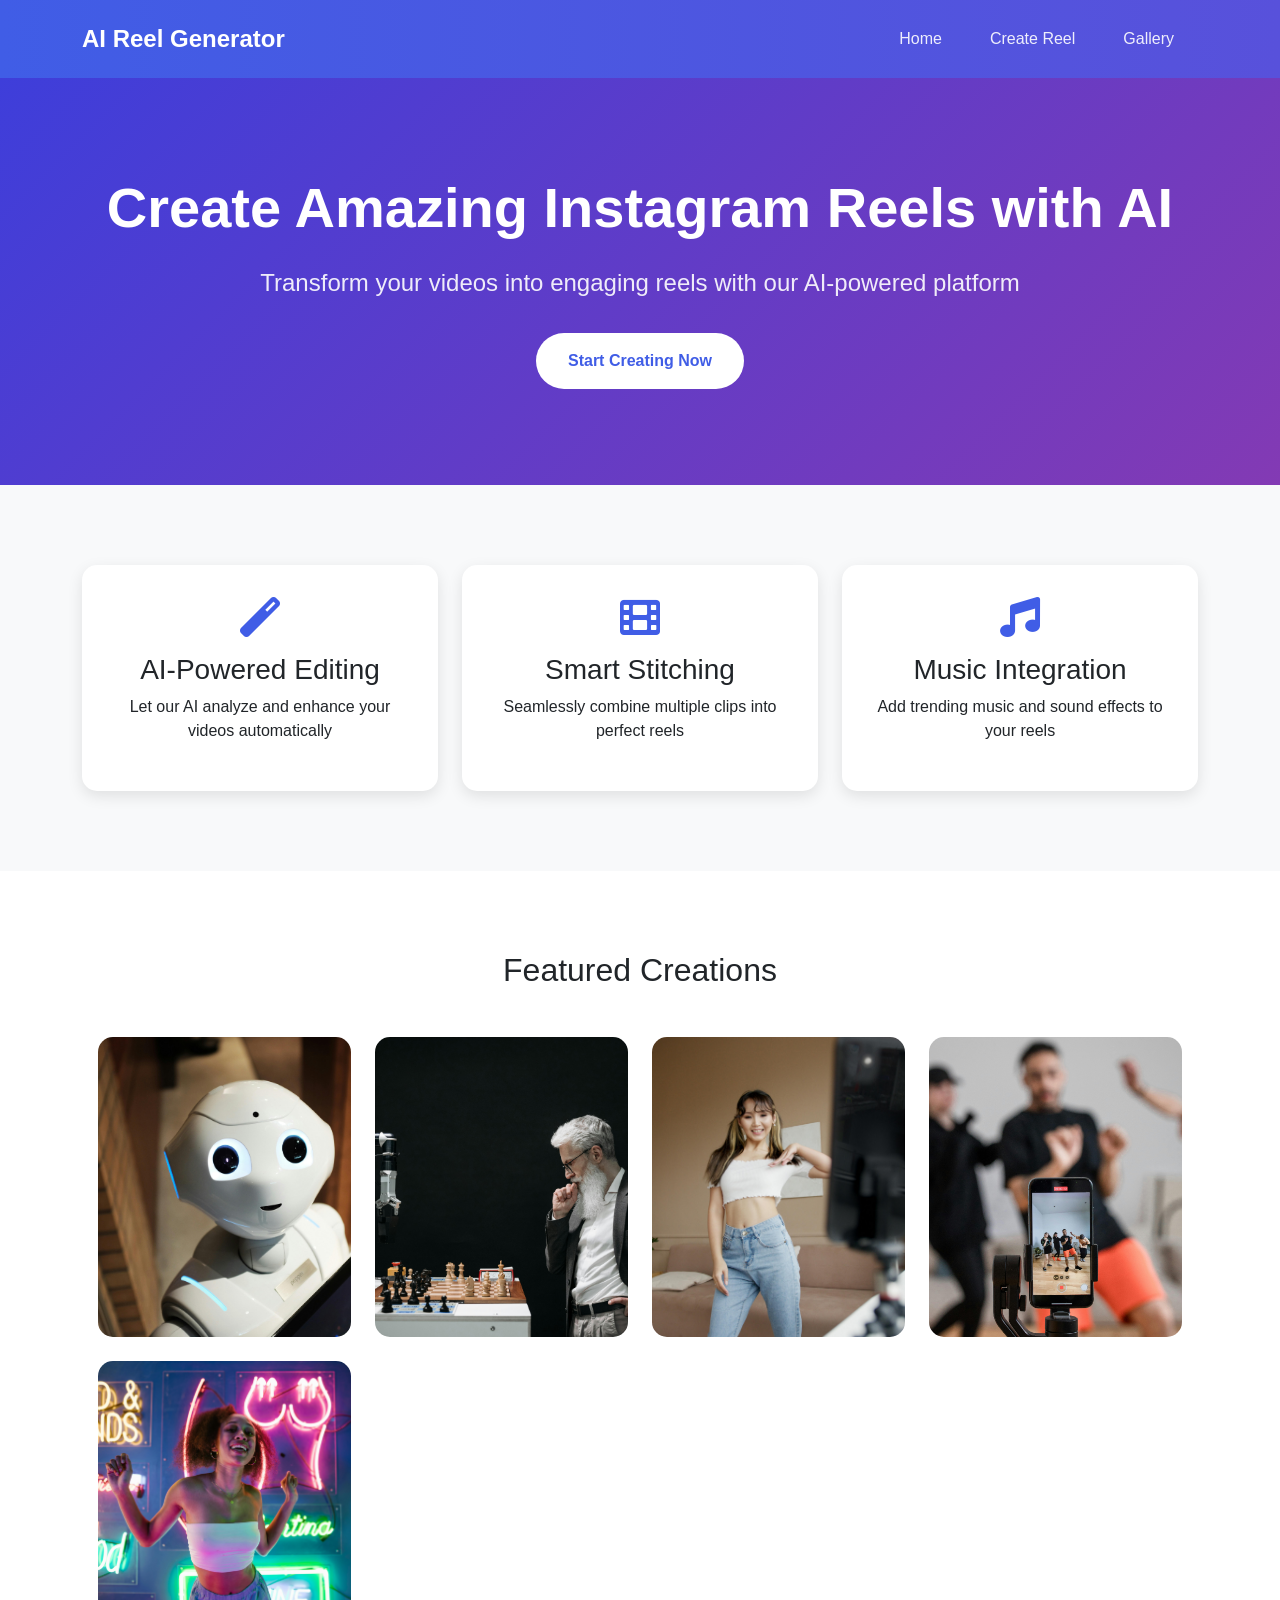
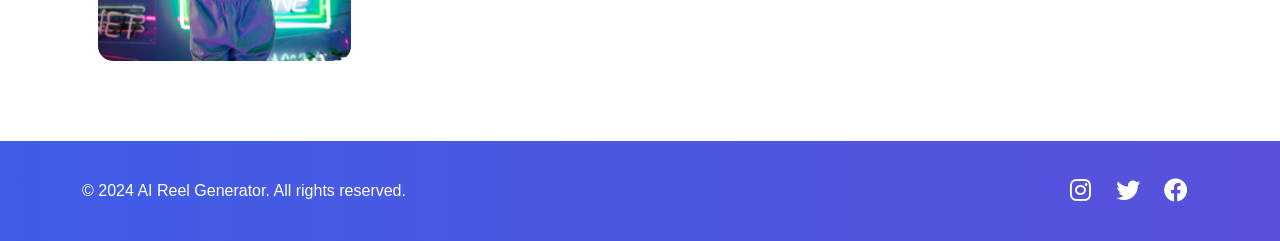
<file: index.html>
<!DOCTYPE html>
<html lang="en">
<head>
    <meta charset="UTF-8">
    <meta name="viewport" content="width=device-width, initial-scale=1.0">
    <title>AI Reel Generator - Create Amazing Instagram Reels</title>
    <link href="https://cdn.jsdelivr.net/npm/bootstrap@5.3.0/dist/css/bootstrap.min.css" rel="stylesheet">
    <link rel="stylesheet" href="https://cdnjs.cloudflare.com/ajax/libs/font-awesome/6.0.0/css/all.min.css">
    <link rel="stylesheet" href="static/css/style.css">
</head>
<body>
    <nav class="navbar navbar-expand-lg">
        <div class="container">
            <a class="navbar-brand" href="./index.html">AI Reel Generator</a>
            <button class="navbar-toggler" type="button" data-bs-toggle="collapse" data-bs-target="#navbarNav">
                <span class="navbar-toggler-icon"></span>
            </button>
            <div class="collapse navbar-collapse" id="navbarNav">
                <ul class="navbar-nav ms-auto">
                    <li class="nav-item"><a class="nav-link" href="./index.html">Home</a></li>
                    <li class="nav-item"><a class="nav-link" href="./create.html">Create Reel</a></li>
                    <li class="nav-item"><a class="nav-link" href="./gallery.html">Gallery</a></li>
                </ul>
            </div>
        </div>
    </nav>

    <div class="main-content">
        <section class="hero-section">
            <div class="container">
                <h1 class="hero-title">Create Amazing Instagram Reels with AI</h1>
                <p class="hero-subtitle">Transform your videos into engaging reels with our AI-powered platform</p>
                <a href="./create.html" class="cta-button">Start Creating Now</a>
            </div>
        </section>

        <section class="features-section">
            <div class="container">
                <div class="row g-4">
                    <div class="col-md-4">
                        <div class="feature-card">
                            <i class="fas fa-magic feature-icon"></i>
                            <h3>AI-Powered Editing</h3>
                            <p>Let our AI analyze and enhance your videos automatically</p>
                        </div>
                    </div>
                    <div class="col-md-4">
                        <div class="feature-card">
                            <i class="fas fa-film feature-icon"></i>
                            <h3>Smart Stitching</h3>
                            <p>Seamlessly combine multiple clips into perfect reels</p>
                        </div>
                    </div>
                    <div class="col-md-4">
                        <div class="feature-card">
                            <i class="fas fa-music feature-icon"></i>
                            <h3>Music Integration</h3>
                            <p>Add trending music and sound effects to your reels</p>
                        </div>
                    </div>
                </div>
            </div>
        </section>

        <section class="showcase-section">
            <div class="container">
                <h2 class="showcase-title">Featured Creations</h2>
                <div class="image-grid">
                    <img src="static/1.jpg" alt="Reel Example 1" class="showcase-image">
                    <img src="static/2.jpg" alt="Reel Example 2" class="showcase-image">
                    <img src="static/3.jpg" alt="Reel Example 3" class="showcase-image">
                    <img src="static/4.jpg" alt="Reel Example 4" class="showcase-image">
                    <img src="static/5.jpg" alt="Reel Example 5" class="showcase-image">
                </div>
            </div>
        </section>
    </div>

    <footer>
        <div class="container">
            <div class="footer-content">
                <div class="copyright">
                    © 2024 AI Reel Generator. All rights reserved.
                </div>
                <div class="social-links">
                    <a href="#"><i class="fab fa-instagram"></i></a>
                    <a href="#"><i class="fab fa-twitter"></i></a>
                    <a href="#"><i class="fab fa-facebook"></i></a>
                </div>
            </div>
        </div>
    </footer>

    <script src="https://cdn.jsdelivr.net/npm/bootstrap@5.3.0/dist/js/bootstrap.bundle.min.js"></script>
</body>
</html>
</file>
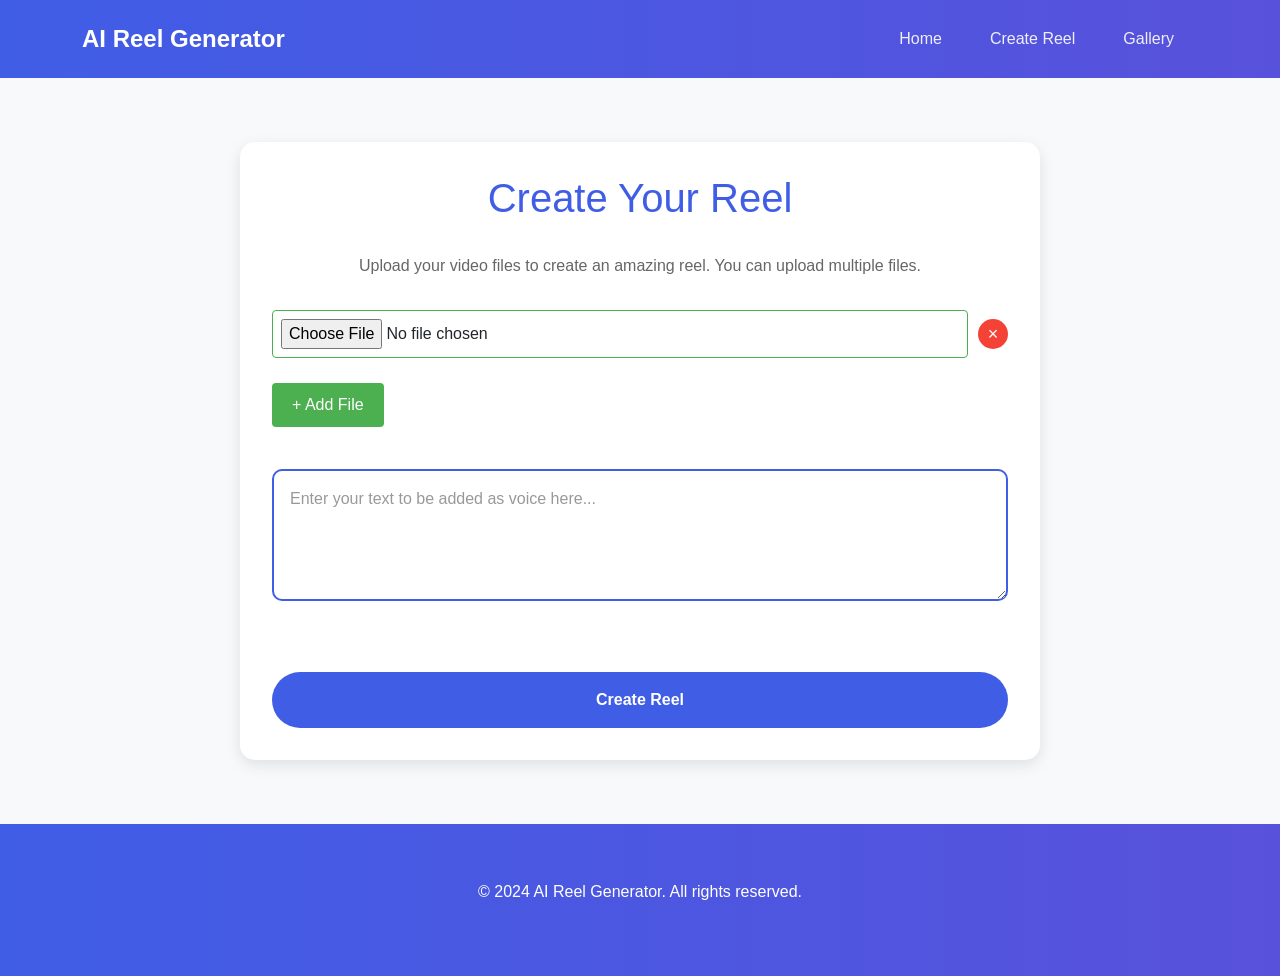
<file: create.html>
<!DOCTYPE html>
<html lang="en">
<head>
    <meta charset="UTF-8">
    <meta name="viewport" content="width=device-width, initial-scale=1.0">
    <title>Create Reel - AI Reel Generator</title>
    <link href="https://cdn.jsdelivr.net/npm/bootstrap@5.3.0/dist/css/bootstrap.min.css" rel="stylesheet">
    <link rel="stylesheet" href="https://cdnjs.cloudflare.com/ajax/libs/font-awesome/6.0.0/css/all.min.css">
    <link rel="stylesheet" href="static/css/style.css">
    <link rel="stylesheet" href="static/css/create.css">
</head>
<body>
    <nav class="navbar navbar-expand-lg">
        <div class="container">
            <a class="navbar-brand" href="./index.html">AI Reel Generator</a>
            <button class="navbar-toggler" type="button" data-bs-toggle="collapse" data-bs-target="#navbarNav">
                <span class="navbar-toggler-icon"></span>
            </button>
            <div class="collapse navbar-collapse" id="navbarNav">
                <ul class="navbar-nav ms-auto">
                    <li class="nav-item"><a class="nav-link" href="./index.html">Home</a></li>
                    <li class="nav-item"><a class="nav-link" href="./create.html">Create Reel</a></li>
                    <li class="nav-item"><a class="nav-link" href="./gallery.html">Gallery</a></li>
                </ul>
            </div>
        </div>
    </nav>

    <section class="upload-section">
        <div class="container">
            <div class="upload-container">
                <h1 class="upload-title">Create Your Reel</h1>
                <p class="upload-instructions">Upload your video files to create an amazing reel. You can upload multiple files.</p>
                
                <form id="demoForm">
                    <div class="fallback">
                        <div id="fileInputs">
                            <div class="file-input-group">
                                <input name="file1" type="file" class="file-input" />
                                <button type="button" class="remove-file-btn" onclick="removeFileInput(this)" disabled>×</button>
                            </div>
                        </div>
                        <button type="button" class="add-file-btn" onclick="addFileInput()">+ Add File</button>
                    </div>
                    
                    <div class="text-input-container">
                        <textarea class="text-input" id="textInput" name="text" placeholder="Enter your text to be added as voice here..." rows="4"></textarea>
                    </div>
                    
                    <button type="submit" class="submit-btn" id="submitBtn">
                        Create Reel
                    </button>
                </form>
            </div>
        </div>
    </section>

    <footer>
        <div class="container text-center text-white py-4">
            <p>© 2024 AI Reel Generator. All rights reserved.</p>
        </div>
    </footer>

    <script src="https://cdn.jsdelivr.net/npm/bootstrap@5.3.0/dist/js/bootstrap.bundle.min.js"></script>
    <script>
        let fileCounter = 2;
        function addFileInput() {
            const fileInputs = document.getElementById('fileInputs');
            const newFileInput = document.createElement('div');
            newFileInput.className = 'file-input-group';
            newFileInput.innerHTML = `<input type="file" class="file-input" /><button type="button" class="remove-file-btn" onclick="removeFileInput(this)">×</button>`;
            fileInputs.appendChild(newFileInput);
            fileCounter++;
        }
        function removeFileInput(button) {
            button.parentElement.remove();
        }

        document.getElementById('demoForm').onsubmit = function(e) {
            e.preventDefault();
            alert("This is a demo! To actually create a reel, please run the app locally using 'python main.py' and visit localhost:5000.");
        };
    </script>
</body>
</html>
</file>
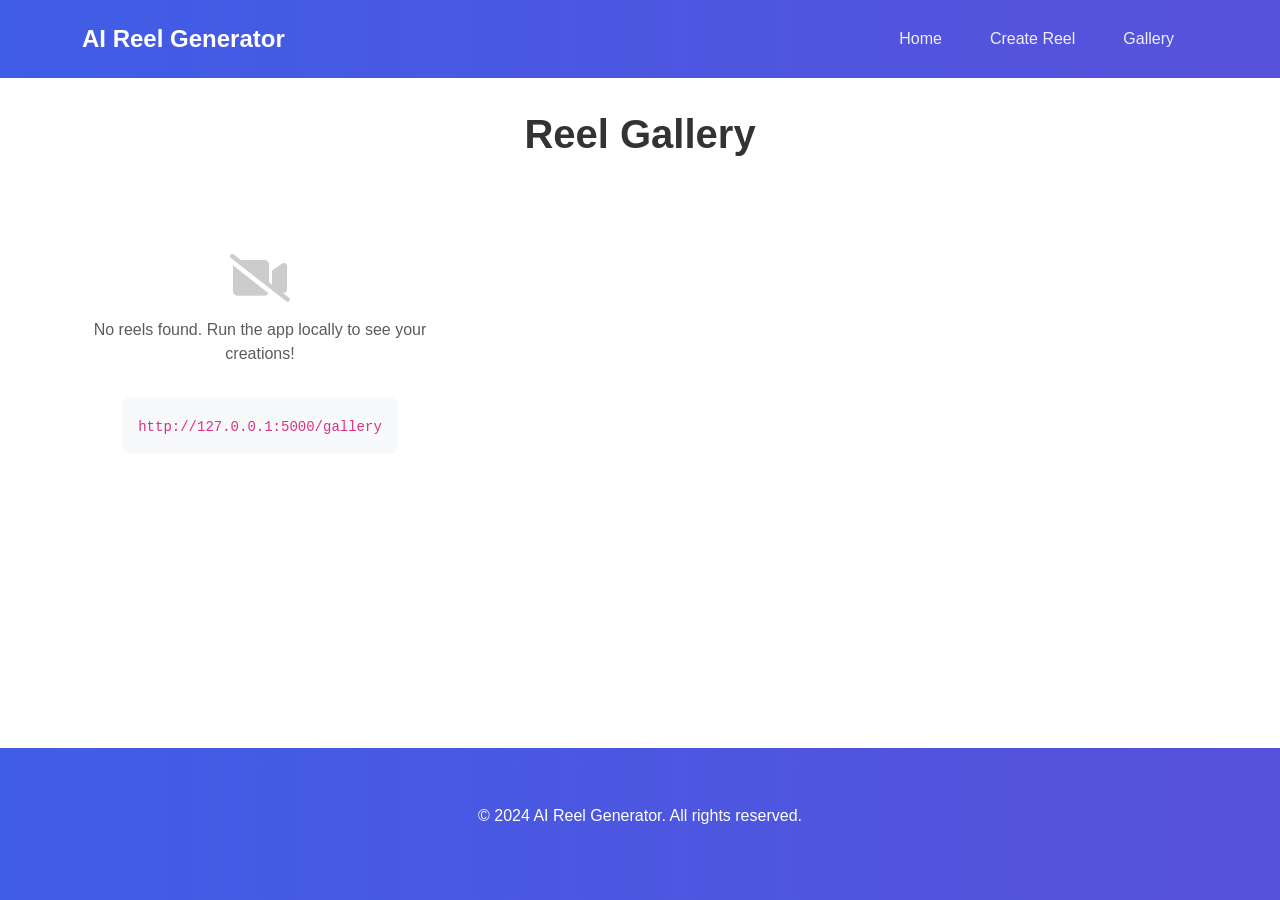
<file: gallery.html>
<!DOCTYPE html>
<html lang="en">
<head>
    <meta charset="UTF-8">
    <meta name="viewport" content="width=device-width, initial-scale=1.0">
    <title>Gallery - AI Reel Generator</title>
    <link href="https://cdn.jsdelivr.net/npm/bootstrap@5.3.0/dist/css/bootstrap.min.css" rel="stylesheet">
    <link rel="stylesheet" href="https://cdnjs.cloudflare.com/ajax/libs/font-awesome/6.0.0/css/all.min.css">
    <link rel="stylesheet" href="static/css/style.css">
    <link rel="stylesheet" href="static/css/gallery.css">
</head>
<body>
    <nav class="navbar navbar-expand-lg">
        <div class="container">
            <a class="navbar-brand" href="./index.html">AI Reel Generator</a>
            <button class="navbar-toggler" type="button" data-bs-toggle="collapse" data-bs-target="#navbarNav">
                <span class="navbar-toggler-icon"></span>
            </button>
            <div class="collapse navbar-collapse" id="navbarNav">
                <ul class="navbar-nav ms-auto">
                    <li class="nav-item"><a class="nav-link" href="./index.html">Home</a></li>
                    <li class="nav-item"><a class="nav-link" href="./create.html">Create Reel</a></li>
                    <li class="nav-item"><a class="nav-link" href="./gallery.html">Gallery</a></li>
                </ul>
            </div>
        </div>
    </nav>

    <div class="container gallery-container">
        <h1 class="gallery-title">Reel Gallery</h1>
        <div class="gallery-grid">
            <div class="text-center w-100 py-5">
                <i class="fas fa-video-slash mb-3" style="font-size: 3rem; color: #ccc;"></i>
                <p class="text-muted">No reels found. Run the app locally to see your creations!</p>
                <div class="bg-light p-3 rounded d-inline-block mt-3">
                    <code>http://127.0.0.1:5000/gallery</code>
                </div>
            </div>
        </div>
    </div>

    <footer>
        <div class="container text-center text-white py-4">
            <p>© 2024 AI Reel Generator. All rights reserved.</p>
        </div>
    </footer>

    <script src="https://cdn.jsdelivr.net/npm/bootstrap@5.3.0/dist/js/bootstrap.bundle.min.js"></script>
</body>
</html>
</file>
<file: static/css/style.css>
:root {
    --primary-color: #405DE6;
    --secondary-color: #5851DB;
    --accent-color: #833AB4;
}

body {
    font-family: 'Segoe UI', Tahoma, Geneva, Verdana, sans-serif;
    min-height: 100vh;
    display: flex;
    flex-direction: column;
}

/* Navbar Styles */
.navbar {
    background: linear-gradient(to right, var(--primary-color), var(--secondary-color));
    padding: 1rem 2rem;
}

.navbar-brand {
    color: white !important;
    font-weight: bold;
    font-size: 1.5rem;
}

.nav-link {
    color: rgba(255, 255, 255, 0.9) !important;
    margin: 0 1rem;
    transition: color 0.3s ease;
}

.nav-link:hover {
    color: white !important;
}

.main-content {
    flex: 1;
}

/* Footer Styles */
footer {
    background: linear-gradient(to right, var(--primary-color), var(--secondary-color));
    color: white;
    padding: 2rem 0;
    margin-top: auto;
}

.footer-content {
    display: flex;
    justify-content: space-between;
    align-items: center;
}

.social-links a {
    color: white;
    margin: 0 10px;
    font-size: 1.5rem;
    transition: opacity 0.3s ease;
}

.social-links a:hover {
    opacity: 0.8;
}

/* Hero Section Styles */
.hero-section {
    background: linear-gradient(135deg, rgb(62, 62, 218), var(--accent-color));
    color: white;
    padding: 6rem 0;
    text-align: center;
}

.hero-title {
    font-size: 3.5rem;
    font-weight: bold;
    margin-bottom: 1.5rem;
}

.hero-subtitle {
    font-size: 1.5rem;
    margin-bottom: 2rem;
    opacity: 0.9;
}

.cta-button {
    background: white;
    color: var(--primary-color);
    padding: 1rem 2rem;
    border-radius: 50px;
    font-weight: bold;
    text-decoration: none;
    transition: transform 0.3s ease;
    display: inline-block;
}

.cta-button:hover {
    transform: translateY(-3px);
    color: var(--primary-color);
}

/* Features Section Styles */
.features-section {
    padding: 5rem 0;
    background: #f8f9fa;
}

.feature-card {
    text-align: center;
    padding: 2rem;
    border-radius: 15px;
    background: white;
    box-shadow: 0 5px 15px rgba(0,0,0,0.1);
    transition: transform 0.3s ease;
}

.feature-card:hover {
    transform: translateY(-10px);
}

.feature-icon {
    font-size: 2.5rem;
    color: var(--primary-color);
    margin-bottom: 1rem;
}

/* Showcase Section Styles */
.showcase-section {
    padding: 5rem 0;
}

.showcase-title {
    text-align: center;
    margin-bottom: 3rem;
}

.image-grid {
    display: grid;
    grid-template-columns: repeat(auto-fit, minmax(250px, 1fr));
    gap: 1.5rem;
    padding: 0 1rem;
}

.showcase-image {
    width: 100%;
    height: 300px;
    object-fit: cover;
    border-radius: 15px;
    transition: transform 0.3s ease;
}

.showcase-image:hover {
    transform: scale(1.05);
}

/* Responsive Styles */
@media (max-width: 768px) {
    .hero-title {
        font-size: 2.5rem;
    }
    
    .hero-subtitle {
        font-size: 1.2rem;
    }
}
</file>
<file: static/css/create.css>
.upload-section {
    padding: 4rem 0;
    background: #f8f9fa;
    min-height: 70vh;
    display: flex;
    align-items: center;
}

.upload-container {
    max-width: 800px;
    margin: 0 auto;
    padding: 2rem;
    background: white;
    border-radius: 15px;
    box-shadow: 0 5px 15px rgba(0, 0, 0, 0.1);
}

.upload-title {
    text-align: center;
    margin-bottom: 2rem;
    color: var(--primary-color);
}

.upload-instructions {
    text-align: center;
    margin-bottom: 2rem;
    color: #666;
}

.dropzone {
    border: 2px dashed var(--primary-color) !important;
    border-radius: 10px !important;
    background: #f8f9fa !important;
    min-height: 200px !important;
    padding: 20px !important;
    cursor: pointer !important;
}

.dropzone .dz-message {
    margin: 2em 0 !important;
    color: var(--primary-color) !important;
    font-size: 1.2rem !important;
}

.submit-btn {
    background: var(--primary-color);
    color: white;
    padding: 1rem 2rem;
    border: none;
    border-radius: 50px;
    font-weight: bold;
    margin-top: 2rem;
    width: 100%;
    transition: transform 0.3s ease;
}

.submit-btn:hover {
    transform: translateY(-3px);
    background: var(--secondary-color);
}

.submit-btn:disabled {
    background: #ccc;
    cursor: not-allowed;
}

.text-input-container {
    margin: 2rem 0;
}

.text-input {
    width: 100%;
    padding: 1rem;
    border: 2px solid var(--primary-color);
    border-radius: 10px;
    background-color: white;
    font-size: 1rem;
    color: #333;
    resize: vertical;
    min-height: 100px;
    transition: all 0.3s ease;
    font-family: inherit;
}

.text-input:hover {
    border-color: var(--secondary-color);
}

.text-input:focus {
    outline: none;
    border-color: var(--secondary-color);
    box-shadow: 0 0 0 3px rgba(var(--primary-color-rgb), 0.1);
}

.text-input::placeholder {
    color: #999;
}

.file-input-group {
    display: flex;
    align-items: center;
    margin-bottom: 10px;
    gap: 10px;
}

.file-input {
    flex: 1;
    padding: 8px;
    border: 1px solid #ddd;
    border-radius: 4px;
    background-color: #fff;
}

.add-file-btn {
    background-color: #4CAF50;
    color: white;
    border: none;
    padding: 10px 20px;
    border-radius: 4px;
    cursor: pointer;
    font-size: 16px;
    margin: 10px 0;
    transition: background-color 0.3s ease;
}

.add-file-btn:hover {
    background-color: #45a049;
}

.remove-file-btn {
    background-color: #f44336;
    color: white;
    border: none;
    width: 30px;
    height: 30px;
    border-radius: 50%;
    cursor: pointer;
    font-size: 18px;
    display: flex;
    align-items: center;
    justify-content: center;
    transition: background-color 0.3s ease;
}

.remove-file-btn:hover {
    background-color: #da190b;
}

#fileInputs {
    margin-bottom: 15px;
}

/* Style for the file input when a file is selected */
.file-input:not(:placeholder-shown) {
    border-color: #4CAF50;
}

/* Responsive adjustments */
@media (max-width: 768px) {
    .file-input-group {
        flex-direction: column;
        align-items: stretch;
    }
    
    .remove-file-btn {
        align-self: flex-end;
    }
}
</file>
<file: static/css/gallery.css>
.gallery-container {
    padding: 2rem 0;
}

.gallery-grid video {
    height:777px;
}

.gallery-title {
    text-align: center;
    margin-bottom: 2rem;
    color: #333;
    font-weight: 600;
}

.gallery-grid {
    display: grid;
    grid-template-columns: repeat(auto-fill, minmax(300px, 1fr));
    gap: 2rem;
    padding: 1rem;
}

.gallery-item {
    transition: transform 0.3s ease;
}

.gallery-item:hover {
    transform: translateY(-5px);
}

.reel-card {
    background: white;
    border-radius: 12px;
    overflow: hidden;
    box-shadow: 0 4px 6px rgba(0, 0, 0, 0.1);
}

.reel-thumbnail {
    position: relative;
    width: 100%;
    padding-top: 177.78%; /* 16:9 aspect ratio */
    overflow: hidden;
}

.reel-thumbnail img {
    position: absolute;
    top: 0;
    left: 0;
    width: 100%;
    height: 100%;
    object-fit: cover;
}

.play-overlay {
    position: absolute;
    top: 0;
    left: 0;
    width: 100%;
    height: 100%;
    background: rgba(0, 0, 0, 0.3);
    display: flex;
    align-items: center;
    justify-content: center;
    opacity: 0;
    transition: opacity 0.3s ease;
}

.play-overlay i {
    color: white;
    font-size: 3rem;
}

.reel-thumbnail:hover .play-overlay {
    opacity: 1;
}

.reel-info {
    padding: 1rem;
}

.reel-info h3 {
    margin: 0;
    font-size: 1.2rem;
    color: #333;
}

.reel-info p {
    margin: 0.5rem 0 0;
    color: #666;
    font-size: 0.9rem;
}

/* Responsive adjustments */
@media (max-width: 768px) {
    .gallery-grid {
        grid-template-columns: repeat(auto-fill, minmax(250px, 1fr));
        gap: 1rem;
    }
}

@media (max-width: 480px) {
    .gallery-grid {
        grid-template-columns: 1fr;
    }
}
</file>
